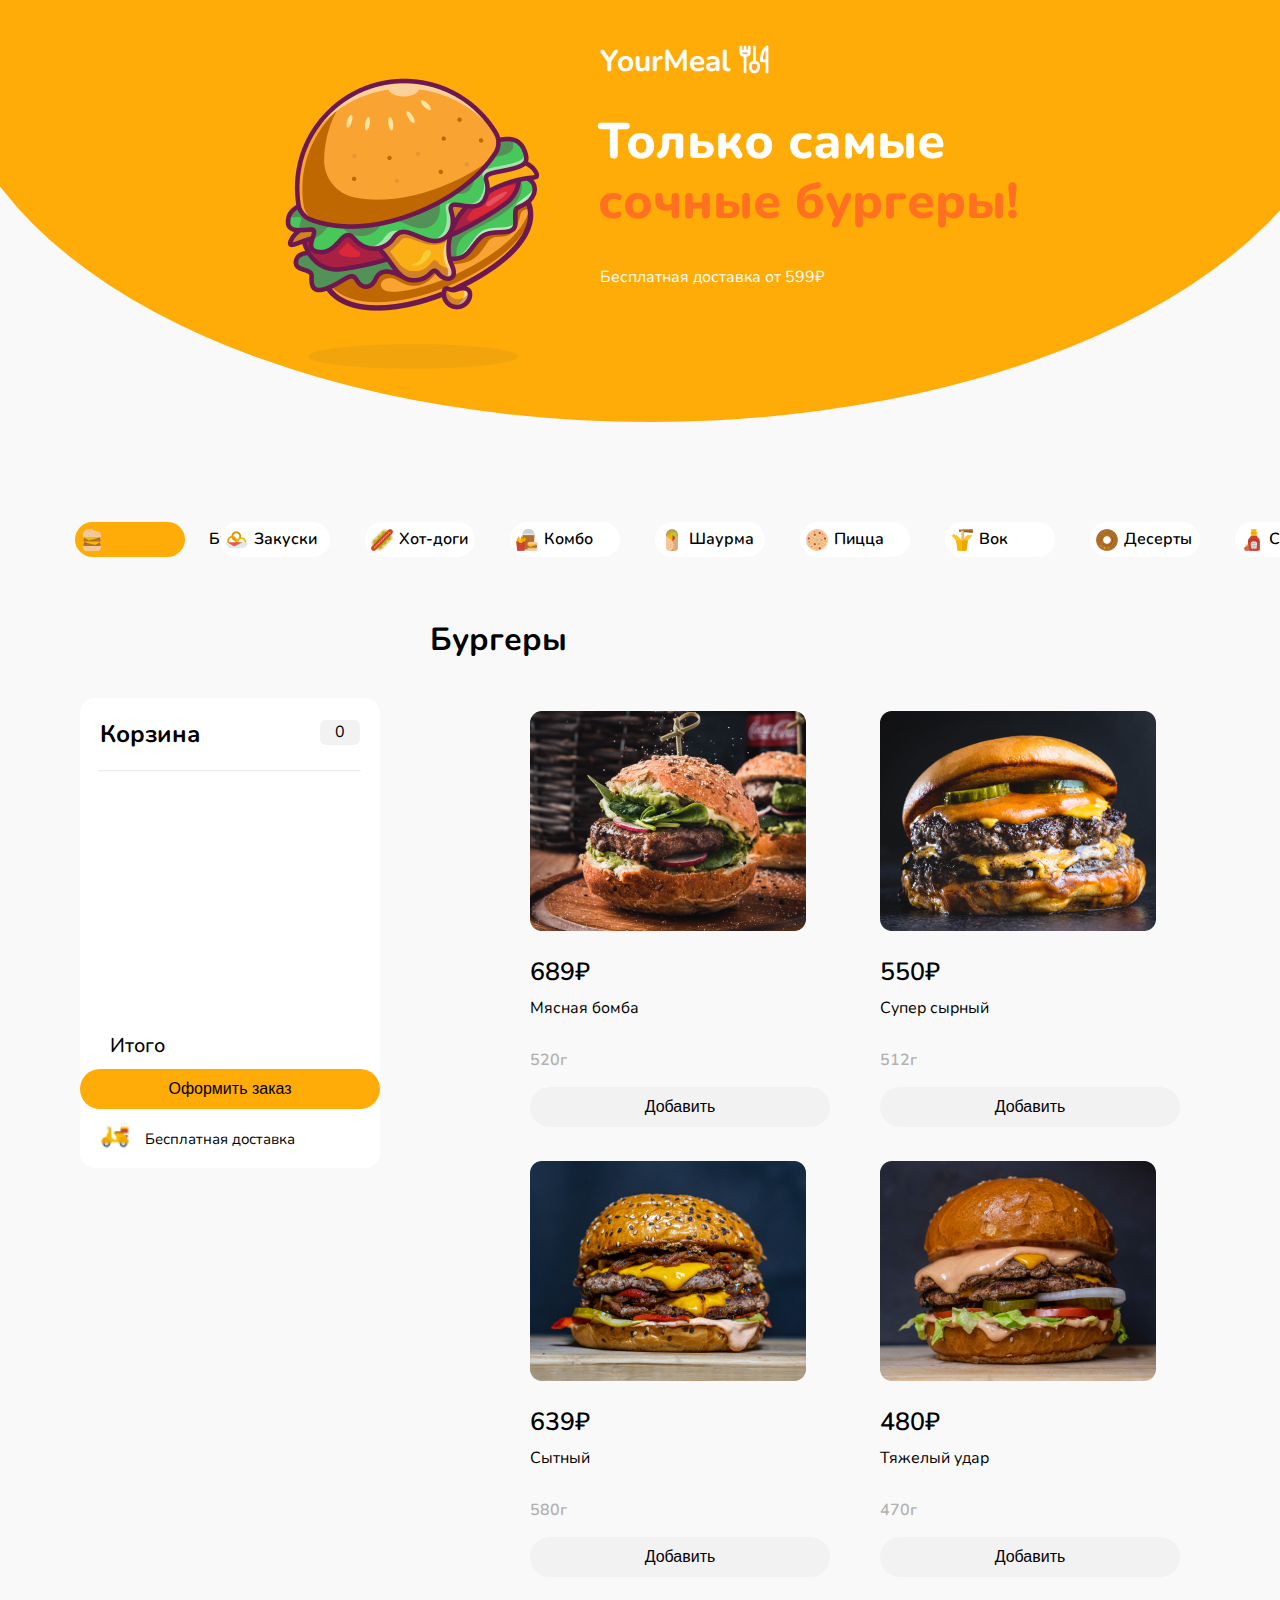
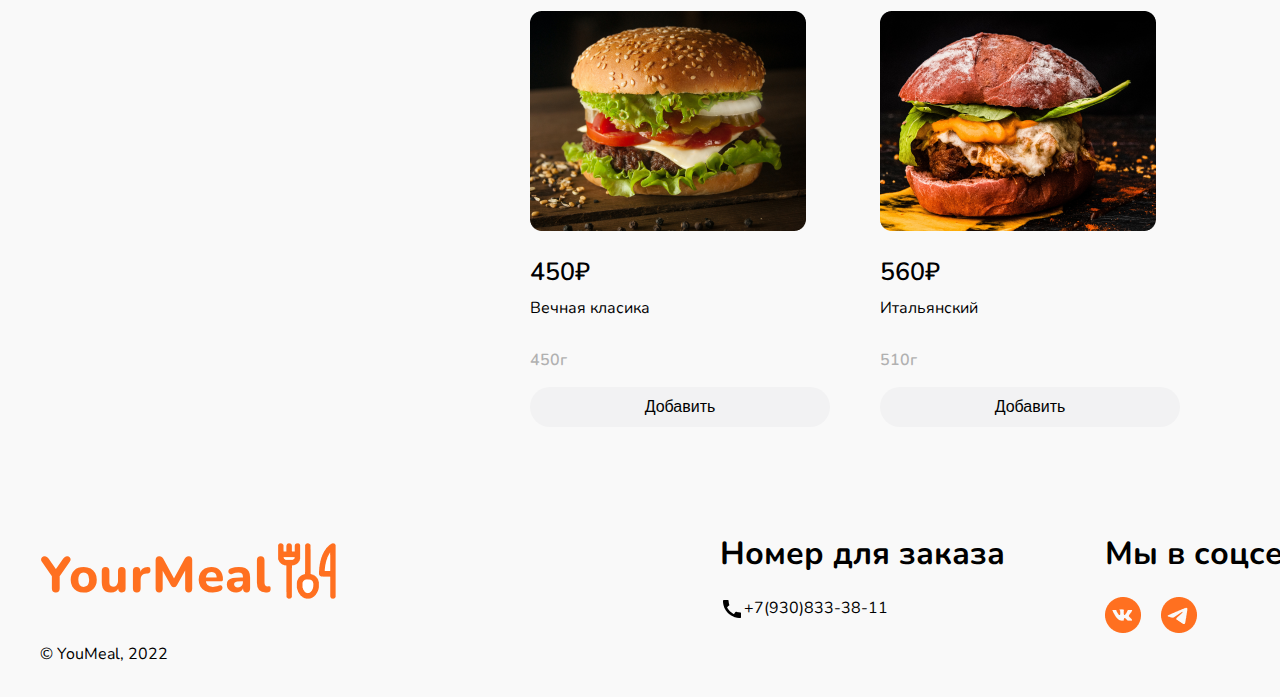
<file: index.html>
<!DOCTYPE html>
<html lang="en">
<head>
    <meta charset="UTF-8">
    <meta name="viewport" content="width=device-width, initial-scale=1.0">
    <link rel="stylesheet" href="./css/main.css">
    <link rel="stylesheet" href="./css/adapt.css">
    <title>Main Page</title>-
</head>
<body>
    <main>
    <header class="header">
        <div class="name">
            <h1 class="h">YourMeal</h1>
            <div class="embl">
                <img src="./img/embl.png">
            </div>
        </div>
        <div class="circle"></div>
        <div class="h_container">
            <div class="bg_img">
                <img src="./img/brg.png">
            </div>
            <div class="title">
                <h1 class="title_text">
                    Только самые <span>сочные бургеры!</span>
                </h1>
                <p>
                    Бесплатная доставка от 599₽
                </p>
            </div>
        </div>
    </header>
    <!-- -------------------------HEADER------------------ -->
    <nav>
        <ul>
            <li><a href="#" class="button button_bur active">
                <div class="container">
                    <img src="./img/br.png">
                    <div class="bur">Бургеры</div>
                </div>
            </a></li>
            <li><a href="#" class="button button_bur">
                <div class="container">
                    <img src="./img/zak.png">
                    Закуски
                </div>
            </a></li>
            <li><a href="#" class="button button_bur">
                <div class="container">
                    <img src="./img/hot.png">
                    Хот-доги
                </div>
            </a></li>
            <li><a href="#" class="button button_bur">
                <div class="container">
                    <img src="./img/kombo.png">
                    Комбо
                </div>
            </a></li>
            <li><a href="#" class="button button_bur">
                <div class="container">
                    <img src="./img/shaurm.png">
                    Шаурма
                </div>
            </a></li>
            <li><a href="#" class="button button_bur">
                <div class="container">
                    <img src="./img/pizza.png">
                    Пицца
                </div>
            </a></li>
            <li><a href="#" class="button button_bur">
                <div class="container">
                    <img src="./img/vok.png">
                    Вок 
                </div>
            </a></li>
            <li><a href="#" class="button button_bur">
                <div class="container">
                    <img src="./img/des.png">
                    Десерты
                </div>
            </a></li>
            <li><a href="#" class="button button_bur">
                <div class="container">
                    <img src="./img/souce.png">
                    Соусы
                </div>
            </a></li>
        </ul>
    </nav>
    <!-- --------------------------NAV--------------------------------- -->
    <div class="container_body">
        <div class="cosh">
            <div class="title">
                <div class="left korz">
                    <h2>Корзина</h2>
                </div>
                <div class="right">
                    <div id="length">
                        0
                    </div>
                </div>
            </div>
            <hr class="line">
            <ul class="cart_items">
                
            </ul>
            <div class="end">
                <div class="total">
                    <div class="word left">
                        Итого
                    </div>
                    <div class="result right">
                    </div>
                </div>
                <button class="but_sub but_cart">
                    Оформить заказ
                </button>
                <p class="info">
                    <img src="./img/moto.png">
                    <p class="inf">
                        Бесплатная доставка
                    </p>
                </p>
            </div>
        </div>
        <!-- _--------------------------------CART----------------------------- -->
        <div class="menu">
            <div class="title_menu">
                <h1>Бургеры</h1>
            </div>
            <div class="menu_container wrap">
                <!-- <div class="wrap"> -->
                    <div class="card" data-id="1">
                        <div class="img_card f_img">
                            <img src="./img/brg1.png">
                        </div>
                        <p id="price">
                            689₽
                        </p>
                        <p class="name_pr">
                            Мясная бомба
                        </p>
                        <p class="massa">
                            520г
                        </p>
                        <button class="but_sub add">
                            Добавить 
                        </button>
                    </div>
                    <div class="card" data-product-id="2">
                        <div class="img_card s_img">
                            <img src="./img/brg2.png">
                        </div>
                        <p id="price">
                            550₽
                        </p>
                        <p class="name_pr">
                            Супер сырный
                        </p>
                        <p class="massa">
                            512г
                        </p>
                        <button class="but_sub add">
                            Добавить 
                        </button>
                    </div>
                    <div class="card t_card">
                        <div class="img_card" data-product-id="3">
                            <img src="./img/brg3.png">
                        </div>
                        <p id="price">
                            639₽
                        </p>
                        <p class="name_pr">
                            Сытный
                        </p>
                        <p class="massa">
                            580г
                        </p>
                        <button class="but_sub add">
                            Добавить 
                        </button>
                    </div>
                <!-- </div> -->
                <!-- <div class="con_menu2 wrap"> -->
                    <div class="card" data-product-id="4">
                        <div class="img_card fo_img">
                            <img src="./img/brg4.png">
                        </div>
                        <p id="price">
                            480₽
                        </p>
                        <p class="name_pr">
                            Тяжелый удар
                        </p>
                        <p class="massa">
                            470г
                        </p>
                        <button class="but_sub add">
                            Добавить 
                        </button>
                    </div>
                    <div class="card fi_card">
                        <div class="img_card" data-product-id="5">
                            <img src="./img/brg5.png">
                        </div>
                        <p id="price">
                            450₽
                        </p>
                        <p class="name_pr">
                            Вечная класика 
                        </p>
                        <p class="massa">
                            450г
                        </p>
                        <button class="but_sub add">
                            Добавить 
                        </button>
                    </div>
                    <div class="card" data-product-id="6">
                        <div class="img_card si_img">
                            <img src="./img/brg6.png">
                        </div>
                        <p id="price">
                            560₽
                        </p>
                        <p class="name_pr">
                            Итальянский
                        </p>
                        <p class="massa">
                            510г
                        </p>
                        <button class="but_sub add">
                            Добавить 
                        </button>
                    </div>
                <!-- </div> -->
            </div>
        </div>
    </div>
<!-- ------------------------------------------  -->
    <footer>
        <ul class="footer wrap">
            <li><div class="info1">
                <div class="container left">
                    <h1 class="foot_name">YourMeal</h1>
                    <div class="embl2">
                        <img src="./img/embl2.png">
                    </div>
                </div>
                <p class="p_left">© YouMeal, 2022</p>
            </div></li>
            <li><div class="info2">
                <h1>Номер для заказа</h1>
                <p class="container ph_left">
                    <img src="./img/call.png">
                    +7(930)833-38-11
                </p>
            </div></li>
            <li><div class="info3">
                <h1>Мы в соцсетях</h1>
                <div class="container social_left">
                    <img src="./img/vk.png">
                    <img src="./img/tel.png">
                </div>
            </div></li>
        </ul>
    </footer>
    </main>
    <script src="main.js"></script>
</body>
</html>
</file>
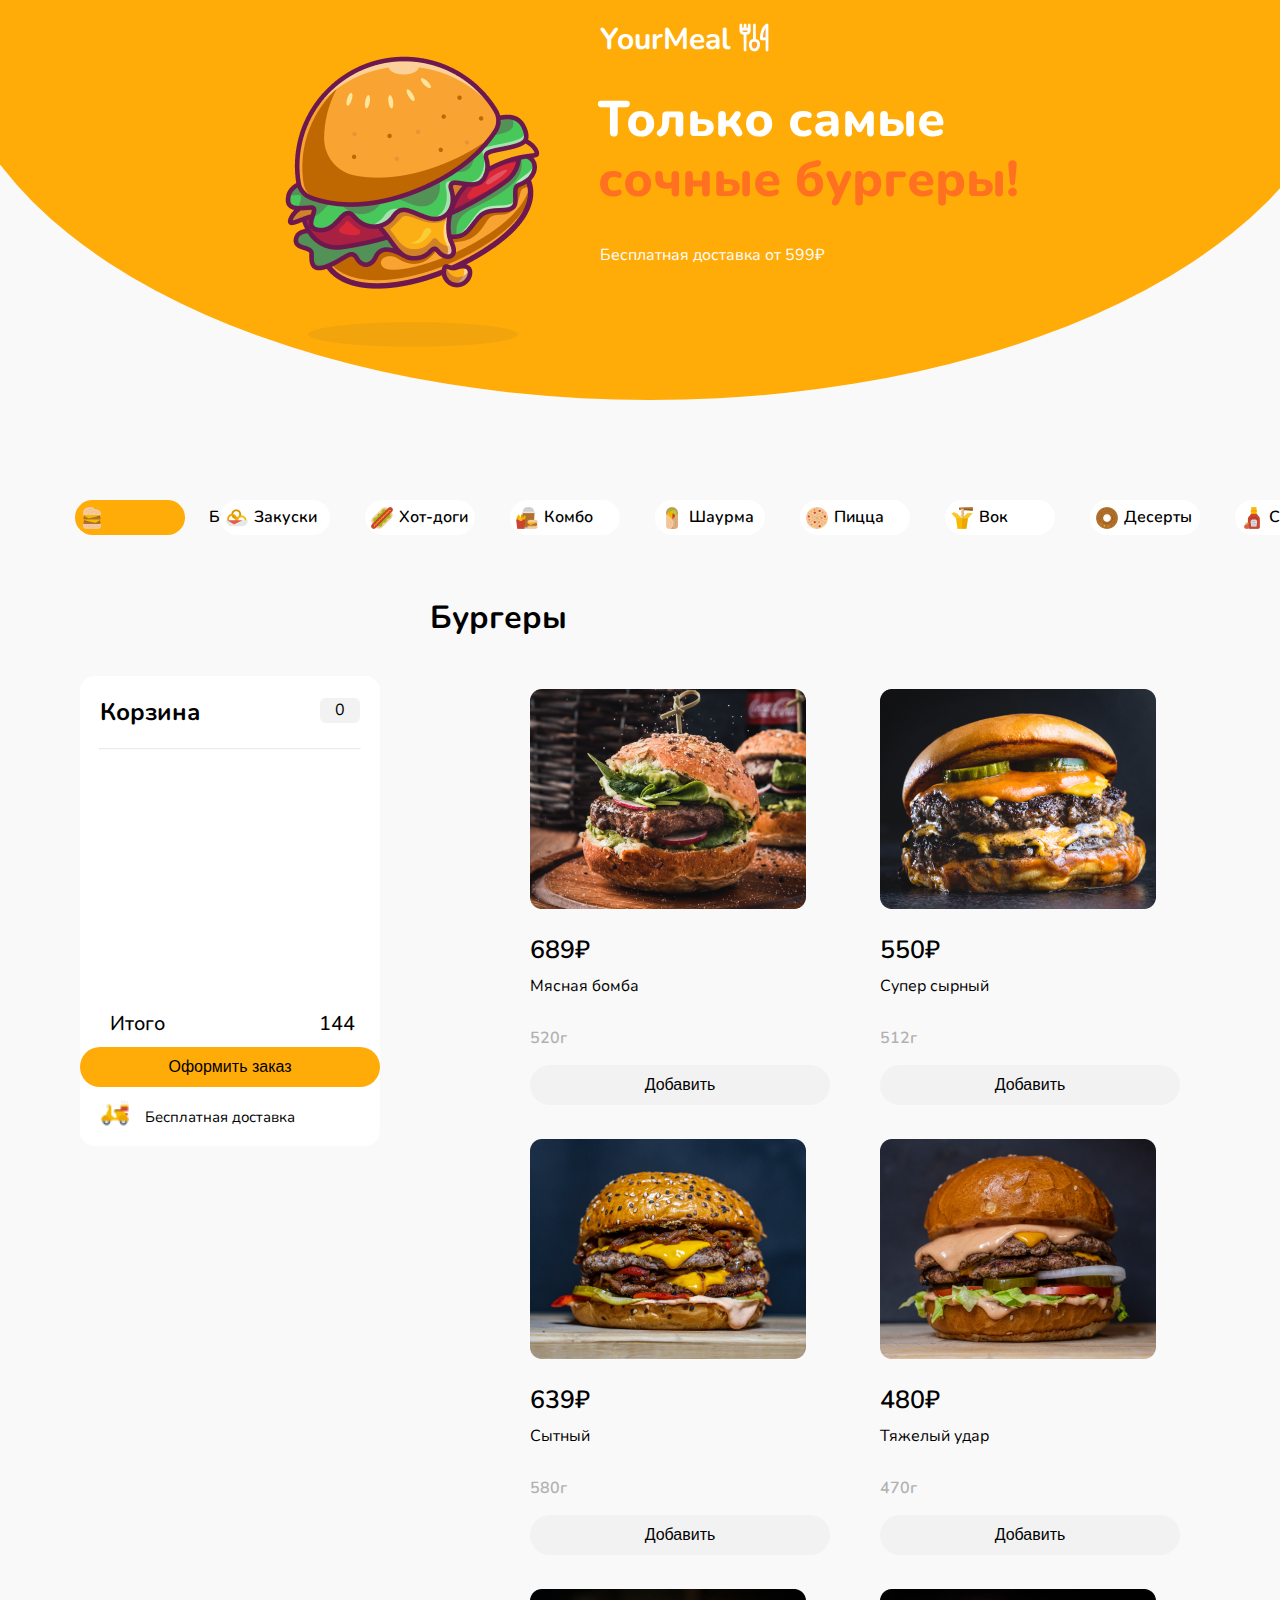
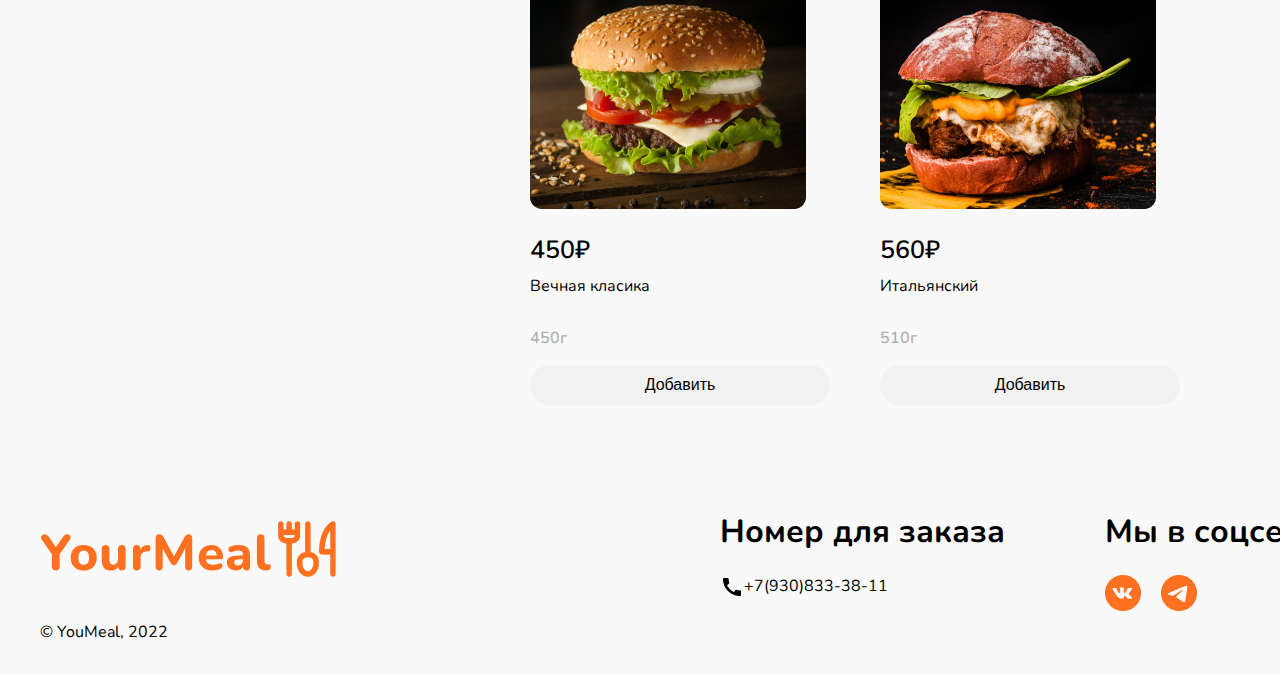
<file: main.html>
<!DOCTYPE html>
<html lang="en">
<head>
    <meta charset="UTF-8">
    <meta name="viewport" content="width=device-width, initial-scale=1.0">
    <link rel="stylesheet" href="./css/main.css">
    <link rel="stylesheet" href="./css/adapt.css">
    <title>Main Page</title>
</head>
<body>
    <main>
    <header class="header">
        <div class="name">
            <h1 class="h">YourMeal</h1>
            <div class="embl">
                <img src="./img/embl.png">
            </div>
        </div>
        <div class="circle"></div>
        <div class="h_container">
            <div class="bg_img">
                <img src="./img/brg.png">
            </div>
            <div class="title">
                <h1 class="title_text">
                    Только самые <span>сочные бургеры!</span>
                </h1>
                <p>
                    Бесплатная доставка от 599₽
                </p>
            </div>
        </div>
    </header>
    <!-- -------------------------HEADER------------------ -->
    <nav>
        <ul>
            <li><a href="#" class="button button_bur active">
                <div class="container">
                    <img src="./img/br.png">
                    <div class="bur">Бургеры</div>
                </div>
            </a></li>
            <li><a href="#" class="button button_bur">
                <div class="container">
                    <img src="./img/zak.png">
                    Закуски
                </div>
            </a></li>
            <li><a href="#" class="button button_bur">
                <div class="container">
                    <img src="./img/hot.png">
                    Хот-доги
                </div>
            </a></li>
            <li><a href="#" class="button button_bur">
                <div class="container">
                    <img src="./img/kombo.png">
                    Комбо
                </div>
            </a></li>
            <li><a href="#" class="button button_bur">
                <div class="container">
                    <img src="./img/shaurm.png">
                    Шаурма
                </div>
            </a></li>
            <li><a href="#" class="button button_bur">
                <div class="container">
                    <img src="./img/pizza.png">
                    Пицца
                </div>
            </a></li>
            <li><a href="#" class="button button_bur">
                <div class="container">
                    <img src="./img/vok.png">
                    Вок 
                </div>
            </a></li>
            <li><a href="#" class="button button_bur">
                <div class="container">
                    <img src="./img/des.png">
                    Десерты
                </div>
            </a></li>
            <li><a href="#" class="button button_bur">
                <div class="container">
                    <img src="./img/souce.png">
                    Соусы
                </div>
            </a></li>
        </ul>
    </nav>
    <!-- --------------------------NAV--------------------------------- -->
    <div class="container_body">
        <div class="cosh">
            <div class="title">
                <div class="left korz">
                    <h2>Корзина</h2>
                </div>
                <div class="right">
                    <div id="length">
                        0
                    </div>
                </div>
            </div>
            <hr class="line">
            <ul class="cart_items">
                <!-- <li class="product">
                    <img src="./img/brg1.png">
                    <div class="cart_title">
                        Супер сырный
                    </div>
                    <div class="cart_massa">
                        512г
                    </div>
                    <div class="cart_price">
                        689₽
                    </div>
                    <div class="length">
                        <button class="minus">-</button>
                        <div class="number">1</div>
                        <button class="plus">+</button>
                    </div>
                </li> -->
            </ul>
            <div class="end">
                <div class="total">
                    <div class="word left">
                        Итого
                    </div>
                    <div class="result right">
                        144
                    </div>
                </div>
                <button class="but_sub but_cart">
                    Оформить заказ
                </button>
                <p class="info">
                    <img src="./img/moto.png">
                    <p class="inf">
                        Бесплатная доставка
                    </p>
                </p>
            </div>
        </div>
        <!-- _--------------------------------CART----------------------------- -->
        <div class="menu">
            <div class="title_menu">
                <h1>Бургеры</h1>
            </div>
            <div class="menu_container wrap">
                <!-- <div class="wrap"> -->
                    <div class="card" data-id="1">
                        <div class="img_card f_img">
                            <img src="./img/brg1.png">
                        </div>
                        <p id="price">
                            689₽
                        </p>
                        <p class="name_pr">
                            Мясная бомба
                        </p>
                        <p class="massa">
                            520г
                        </p>
                        <button class="but_sub add">
                            Добавить 
                        </button>
                    </div>
                    <div class="card" data-product-id="2">
                        <div class="img_card s_img">
                            <img src="./img/brg2.png">
                        </div>
                        <p id="price">
                            550₽
                        </p>
                        <p class="name_pr">
                            Супер сырный
                        </p>
                        <p class="massa">
                            512г
                        </p>
                        <button class="but_sub add">
                            Добавить 
                        </button>
                    </div>
                    <div class="card t_card">
                        <div class="img_card" data-product-id="3">
                            <img src="./img/brg3.png">
                        </div>
                        <p id="price">
                            639₽
                        </p>
                        <p class="name_pr">
                            Сытный
                        </p>
                        <p class="massa">
                            580г
                        </p>
                        <button class="but_sub add">
                            Добавить 
                        </button>
                    </div>
                <!-- </div> -->
                <!-- <div class="con_menu2 wrap"> -->
                    <div class="card" data-product-id="4">
                        <div class="img_card fo_img">
                            <img src="./img/brg4.png">
                        </div>
                        <p id="price">
                            480₽
                        </p>
                        <p class="name_pr">
                            Тяжелый удар
                        </p>
                        <p class="massa">
                            470г
                        </p>
                        <button class="but_sub add">
                            Добавить 
                        </button>
                    </div>
                    <div class="card fi_card">
                        <div class="img_card" data-product-id="5">
                            <img src="./img/brg5.png">
                        </div>
                        <p id="price">
                            450₽
                        </p>
                        <p class="name_pr">
                            Вечная класика 
                        </p>
                        <p class="massa">
                            450г
                        </p>
                        <button class="but_sub add">
                            Добавить 
                        </button>
                    </div>
                    <div class="card" data-product-id="6">
                        <div class="img_card si_img">
                            <img src="./img/brg6.png">
                        </div>
                        <p id="price">
                            560₽
                        </p>
                        <p class="name_pr">
                            Итальянский
                        </p>
                        <p class="massa">
                            510г
                        </p>
                        <button class="but_sub add">
                            Добавить 
                        </button>
                    </div>
                <!-- </div> -->
            </div>
        </div>
    </div>
<!-- ------------------------------------------  -->
    <footer>
        <ul class="footer wrap">
            <li><div class="info1">
                <div class="container left">
                    <h1 class="foot_name">YourMeal</h1>
                    <div class="embl2">
                        <img src="./img/embl2.png">
                    </div>
                </div>
                <p class="p_left">© YouMeal, 2022</p>
            </div></li>
            <li><div class="info2">
                <h1>Номер для заказа</h1>
                <p class="container ph_left">
                    <img src="./img/call.png">
                    +7(930)833-38-11
                </p>
            </div></li>
            <li><div class="info3">
                <h1>Мы в соцсетях</h1>
                <div class="container social_left">
                    <img src="./img/vk.png">
                    <img src="./img/tel.png">
                </div>
            </div></li>
        </ul>
    </footer>
    </main>
    <script src="main.js"></script>
</body>
</html>
</file>
<file: css/main.css>
@import url('https://fonts.googleapis.com/css2?family=Nunito:ital,wght@0,200..1000;1,200..1000&display=swap');
*::after, *::before{
    margin: 0;
    padding: 0;
    box-sizing: inherit;
}
html{
    font-family: 'Nunito';
    box-sizing: border-box;
}
body{
    overflow-x: hidden;
    background: rgba(249, 249, 249, 1);
    margin: 0 auto;
}
main{
    color: black;
    /* margin: 0 auto; */
    position: relative;
    width: 1400px;
    margin-left: auto;
    margin-right: auto;
    
}
header{
    text-align: center;
    margin: 0 auto;
}
ul {
    list-style-type: none;
}

.left{
    float: left;
}
.right{
    float: right;
}
.container{
    display: flex;
    flex-direction: row;
}
.container ul {
    display: flex;
    flex-direction: row;
}
.circle{
    background: rgba(255, 171, 8, 1);
    width: 1600px;
    height: 600px;
    border-radius: 50%;
    position: relative;
    top: -300px;
    left: -80px;
    padding-bottom: 100px;
    margin: 0 auto;
}
.name{
    display: flex;
    flex-direction: row;
    position: absolute;
    color: white;
    align-items: center;
    line-height: 20px;
    height: 40px;
    width: 450px;
    z-index: 5;
    margin: 0 auto; 
    left: 650px;
    top: 10px;
    font-size: 15px;
}
.embl{
    margin-left: 5px;
    margin-top: 0px;
}
.embl img{
    width: 35px;
    height: 35px;
}
.h_container{
    left: 300px;
    display: flex;
    flex-direction: row;
    position: absolute;
    top: 30px;
    color: white;
}
.title_text{
    margin-top: 60px;
    width: 500px;
    font-size: 50px;
    font-weight: 800;
    line-height: 60px;
    text-align: left;
    margin-left: 22px;
}
header p{
    margin-top: 45px;
    margin-left: -250px;
    font-size: 16px;
    font-weight: 400;
    line-height: 1.2px;
}
span{
    color:rgba(255, 112, 32, 1);
}
@keyframes img{
    0% {
        margin-top: 0px;
    }
    50% {
        margin-top: 15px;
    }
    100% {
        margin-top: 0px;
    }
}
.bg_img{
    animation-name: img;
    animation-timing-function: linear;
    animation-duration: 4s;
    animation-direction: alternate-reverse;
    animation-iteration-count: infinite;
}
/* ------------------------------------- */

nav ul {
    display: flex;
    margin-top: -250px;
}
nav ul li{
    margin-left: 35px;
}
nav ul li a img{
    margin-right: 5px;
    object-fit: contain;
}
nav ul li a {
    font-weight: 600;
    padding-left: 5px;
    text-align: center;
    text-decoration: none;
    display: block;
    width: 105px;
    height: 35px;
    border-radius: 70px;
    /* border: 1px solid black; */
    line-height: 35px;
    color: black;
    transition: background .3s ease-in;
}
nav ul li a.active {
    background: rgba(255, 171, 8, 1);
}
nav ul li a:hover{
    background: rgba(255, 171, 8, 1);
    border-radius: 70px;
}   
.button{
    background: rgba(255, 255, 255, 1);
    text-align: center;
}
/* ---------------NAV---------------------------- */

.container_body{
    display: flex;
}
.cosh{
    background: rgba(255, 255, 255, 1);
    width: 300px;
    height: 470px;
    margin-left: 80px;
    margin-top: 100px;
    border-radius: 15px;
}
.menu{
    width: 1000px;
}
.title_menu h1{
    margin-top: 20px;
    margin-left: 50px;
}
.menu_container{
    width: 1100px;
    display: flex;
    flex-direction: row;
    margin-top: 50px;
}
.wrap{
    display: flex;
    flex-wrap: wrap;
}

/* ----------------------------- */
.korz h2{
    margin-left: 20px;
}
#length{
    background: rgba(242, 242, 243, 1);
    border-radius: 6px;
    width: 40px;
    height: 25px;
    text-align: center;
    margin: 22px 20px 0 0;
    align-items: center;
    line-height: 25px;
}
.cart_items{
    margin-left: -45px;
}
li.product{
    margin-bottom: 20px;
    display: flex;
    flex-direction: row;
}
hr.line{
    color: rgba(242, 242, 243, 1);
    opacity: 0.2;
    margin-top: -1px;
    width: calc(100% - 40px);
}
.cosh img{
    width: 70px;
    height: 60px;
    object-fit: contain;
    border-radius: 10px;
    margin-left: 20px;
}
.cart_title{
    font-size: 13px;
    font-weight: 500;
    position: relative;
    line-height: 20px;
    top: -20px;
    left: 0px;
    display: block; 
    width: 500px;
    height: 0px;
}
.cart_massa{
    color: rgb(179, 179, 183);
    position: relative;
    left: -78px;
    top: 20px;
    font-size: 12px;
}
.cart_price{
    position: relative;
    left: -104px;
    top: 40px;
    font-size: 16px;
}
.length{
    display: flex;
    flex-direction: row;
    background-color: rgba(242, 242, 243, 1);
    width: 70px;
    height: 30px;
    border-radius: 10px;
    justify-content: center;
    line-height: 30px;
    align-items: center;
    position: relative;
    left: -10px;
    top: 15px;
}
.minus{
    margin-right: 5px;
}
.length button{
    border: none;
    cursor: pointer;
    margin-left: 5px;
}
.end img{
    width: 30px;
    height: 30px;
}
.total{
    font-size: 20px;
    font-weight: 500;
    position: relative;
    top: 70px;
}
.word{
    position: relative;
    left: 30px;
}
.but_cart{
    position: relative;
    top: 80px;
    margin-bottom: 100px;
    background: rgba(255, 171, 8, 1);
}
.but_cart:hover{
    border: 2px solid black;
}
.result{
    position: relative;
    left: -25px;
    top: 0px;
}
p.info{
    left: 0px;
    display: flex;
    position: relative;
    top: 75px;
}
p.inf{
    position: relative;
    top: 38px;
    left: 65px;
    width: 200px;
    font-size: 15px;
    font-weight: 400;
}
.end{
    position: relative;
    margin-top: 190px;
}
/* -----------------------CART---------------- */
.card{
    display: block;
    width: 300px;
    height: 250px;
    text-align: left;
    margin-left: 50px;
}
.card:nth-child(1), .card:nth-child(2), .card:nth-child(3) {
    margin-bottom: 200px;
}
p#price{
    font-size: 25px;
    font-weight: 600;
    line-height: 20px;
    text-align: left;
}
p.name_pr{
    font-size: 16px;
    font-weight: 400;
    line-height: 2px;
    text-align: left;
    margin-bottom: 40px;
}
p.massa{
    font-size: 16px;
    font-weight: 600;
    margin-top: 10px;
    color: rgba(177, 177, 177, 1);
}
.but_sub{
    width: 300px;
    border-radius: 30px;
    text-align: center;
    margin: 0 auto;
    border: none;
    height: 40px;
    cursor: pointer;
    font-size: 16px;
    font-weight: 400;
    transition: background 2 ease;
}

.add{
    background: rgba(242, 242, 243, 1);
    transition: background .3s ease;
}
.add:hover{
    background: rgba(255, 171, 8, 1);
}
/* ----------------------------------------- */
footer{
    margin-top: 250px;
}
.info1{
    margin-top: -20px;
}
h1.foot_name{
    color: rgba(255, 112, 32, 1);
    font-size: 50px;
    font-weight: 800;
    letter-spacing: 1px;
}
.embl2{
    position: relative;
    top: 30px;
}
ul.footer{
    display: flex;
}
ul.footer li:nth-child(2){
    margin-left: 380px;
}
ul.footer li:nth-child(3){
    margin-left: 100px;
}
.container img:nth-child(2){
    margin-left: 20px;
}
.container img{
    cursor: pointer;
}
</file>
<file: css/adapt.css>
/* @media screen and ( min-width: 1200px){
    .container ul {
        display: flex;
        flex-direction: row;
    }
} */
@media screen and (min-width: 1250px) and (max-width: 1300px) {
    .circle{
        padding-top: 50px;
        width: 1400px;
        left: -50px;
        top: -350px;
    }
    .name {
        left: 600px;
        top: 20px;
    }
    .h_container{
        top: 30px;
        left: 250px;
    }
    .menu_container{
        width: 800px;
        margin-left: 100px;
    }
    .bur{
        margin-left: 100px;
    }
}
@media screen and (min-width: 1000px) and (max-width: 1250px) {
    .circle{
        padding-top: 50px;
        width: 1400px;
        left: -80px;
        top: -400px;
    }
    .name {
        position: absolute;
        left: 0px;
        top: 20px;
    }
    h1.h{
        position: relative;
        left: 538px;
    }
    .container_body{
        margin-left: 10px;
    }
    .embl{
        margin-left: 545px;
    }
    .h_container{
        top: 30px;
        left: 250px;
    }
    .bg_img{
        margin-top: 20px;
        margin-left: 15px;
    }
    .bg_img img{
        width: 250px;
        height: 250px;
        position: relative;
        left: 20px;
    }
    .title_text{
        width: 400px;
        font-size: 40px;
    }
    header p{
        font-size: 14px;
        margin-left: -180px;
    }
    nav ul{
        margin-left: 0px;
        margin-top: -330px;
        overflow-x: hidden;
    }
    nav ul li{
        margin-left: 20px;
    }
    .cosh{
        margin-left: 30px;
    }
    footer{
        margin-left: 50px;
    }
    ul.footer li:nth-child(2){
        margin-left: 100px;
        margin-top: 40px;
    }
    ul.footer li:nth-child(3){
        margin-top: 40px;
        margin-left: 100px;
    }
    .wrap{
        display: flex;
        flex-wrap: wrap;
    }
    .menu_container{
        width: 1000px;
    }
    .container_body{
        margin-left: 100px;
    }
}
nav ul {
    overflow-x: scroll;
    overflow-y: hidden;
    white-space: nowrap;
    -webkit-overflow-scrolling: touch;
    height: 60px;
    &::-webkit-scrollbar {
        display: none;
    }
}
@media screen and (min-width: 900px) and (max-width: 1100px){
    .circle{
        padding-top: 50px;
        width: 1100px;
        left: -200px;
        top: -400px;
    }
    .name {
        left: 0;
        top: 20px;
    }
    h1.h{
        position: relative;
        left: 448px;
    }
    .embl{
        margin-left: 450px;
    }
    .h_container{
        top: 30px;
        left: 150px;
    }
    .bg_img{
        margin-top: 25px;
    }
    .bg_img img{
        width: 250px;
        height: 250px;
        margin-left: 10px;
    }
    .title_text{
        width: 400px;
        font-size: 40px;
    }
    header p{
        font-size: 14px;
        margin-left: -180px;
    }
    nav ul{
        overflow-x: scroll;
        overflow-y: hidden;
        white-space: nowrap;
        -webkit-overflow-scrolling: touch;
        height: 60px;
        width: 900px;
        margin-left: -10px;
        margin-top: -330px;
        &::-webkit-scrollbar {
            display: none;
        }
        
    }
    nav ul li{
        margin-left: 40px;
    }
    .cosh{
        margin-left: 30px;
    }
    ul.footer li:nth-child(2){
        margin-left: 60px;
        margin-top: 40px;
    }
    ul.footer li:nth-child(3){
        margin-top: 40px;
        margin-left: 50px;
    }
    .wrap{
        display: flex;
        flex-wrap: wrap;
    }
    .menu_container{
        width: 1000px;
    }
    .container_body{
        margin-left: 10px;
    }
    footer{
        margin-left: 0;
    }
}
@media screen and (min-width: 800px) and (max-width: 900px) {
    .circle{
        padding-top: 50px;
        width: 950px;
        left: -270px;
        margin-top: -50px;
    }
    .name {
        left: 0;
        top: 50px;
    }
    h1.h{
        position: relative;
        left: 360px;
    }
    .embl{
        margin-left: 365px;
    }
    .h_container{
        top: 40px;
        left: 320px;
        flex-direction: column-reverse;
    }
    .bg_img{
        margin-top: -10px;
    }
    .bg_img img{
        width: 200px;
        height: 200px;
        margin-left: -30px;
    }
    .title_text{
        width: 300px;
        font-size: 30px;
        text-align: center;
        line-height: 1.8;
        letter-spacing: 1px;
        margin-top: 40px;
        margin-left: -20px;
    }
    header p{
        font-size: 14px;
        margin-top: 30px;
        margin-left: -30px;
    }
    nav ul{
        margin-left: 10px;
        margin-top: -260px;
        overflow-x: scroll;
        overflow-y: hidden;
        white-space: nowrap;
        -webkit-overflow-scrolling: touch;
        height: 60px;
        width: 800px;
        &::-webkit-scrollbar {
            display: none;
        }
    }
    nav ul li{
        margin-left: 20px;
    }
    .cosh{
        width: 280px;
        margin-left: 200px;
        margin-right: 50px;
    }
    .but_cart{
        width: 280px;
    }
    .length{
        left: 10px;
    }
    .menu{
        margin-left: -25px;
    }
    .card{
        margin-bottom: 200px;
    }
    footer{
        margin-left: 130px;
    }
    ul.footer li:nth-child(2){
        margin-left: 50px;
        margin-top: 40px;
    }
    ul.footer li:nth-child(3){
        margin-top: 40px;
        margin-left: 70px;
    }
    .wrap{
        display: flex;
        flex-wrap: wrap;
    }
    .menu_container{
        width: 1000px;
    }
    .left{
        position: relative;
        left: 40px;
    }
    footer{
        margin-top: 50px;
    }
    p.p_left{
        margin-left: 120px;
    }
    .ph_left{
        position: relative;
        left: 50px;
    }
    .social_left{
        position: relative;
        left: 60px;
    }
    ul.footer{
        position: relative;
        margin-left: 100px;
        width: 400px;
    }
    .container_body{
        margin-left: 120px;
        display: flex;
        flex-direction: column-reverse;
    }
}
@media screen and (min-width: 800px) and (max-width: 900px) {
    .circle{
        padding-top: 50px;
        width: 1000px;
        left: -280px;
        margin-top: -30px;
    }
    .name {
        left: 0;
        top:40px;
    }
    h1.h{
        position: relative;
        left: 350px;
    }
    .embl{
        margin-left: 355px;
    }
    .h_container{
        top: 40px;
        left: 315px;
        flex-direction: column-reverse;
    }
    .bg_img{
        margin-top: -10px;
    }
    .bg_img img{
        width: 200px;
        height: 200px;
        margin-left: -30px;
    }
    .title_text{
        width: 300px;
        font-size: 30px;
        text-align: center;
        line-height: 1.8;
        letter-spacing: 1px;
        margin-top: 40px;
        margin-left: -20px;
    }
    header p{
        font-size: 14px;
        margin-top: 30px;
        margin-left: -30px;
    }
    nav ul{
        margin-left: 10px;
        margin-top: -260px;
    }
    nav ul li{
        margin-left: 20px;
    }
    .cosh{
        width: 280px;
        margin-left: 200px;
    }
    .but_cart{
        width: 280px;
    }
    .length{
        left: 10px;
    }
    .menu{
        margin-left: -25px;
    }
    .card{
        margin-bottom: 200px;
    }
    ul.footer li:nth-child(2){
        margin-left: 50px;
        margin-top: 40px;
    }
    ul.footer li:nth-child(3){
        margin-top: 40px;
        margin-left: 70px;
    }
    .wrap{
        display: flex;
        flex-wrap: wrap;
    }
    .menu_container{
        width: 1000px;
    }
    .left{
        position: relative;
        left: 40px;
    }
    footer{
        margin-top: 50px;
    }
    p.p_left{
        margin-left: 120px;
    }
    .ph_left{
        position: relative;
        left: 50px;
    }
    .social_left{
        position: relative;
        left: 60px;
    }
    ul.footer{
        position: relative;
        margin-left: 100px;
        width: 400px;
    }
} 
@media screen and (max-width: 800px) {
    .circle{
        padding-top: 50px;
        width: 800px;
        left: -320px;
        margin-top: -30px;
    }
    .name {
        left: 0;
        top:40px;
    }
    h1.h{
        position: absolute;
        left: 300px;
    }
    .embl{
        margin-left: 435px;
    }
    .h_container{
        top: 40px;
        left: 260px;
        flex-direction: column-reverse;
    }
    .bg_img{
        margin-top: -10px;
    }
    .bg_img img{
        width: 200px;
        height: 200px;
        margin-left: -30px;
    }
    .title_text{
        width: 300px;
        font-size: 30px;
        text-align: center;
        line-height: 1.8;
        letter-spacing: 1px;
        margin-top: 40px;
        margin-left: -20px;
    }
    header p{
        font-size: 14px;
        margin-top: 30px;
        margin-left: -30px;
    }
    nav ul{
        margin-left: -10px;
        margin-top: -260px;
        width: 700px;
    }
    nav ul li{
        margin-left: 10px;
    }
    .cosh{
        width: 280px;
        margin-left: 200px;
    }
    .but_cart{
        width: 280px;
    }
    .length{
        left: 10px;
    }
    .menu{
        margin-left: -25px;
    }
    .card{
        margin-bottom: 200px;
    }
    ul.footer li:nth-child(2){
        margin-left: 50px;
        margin-top: 40px;
    }
    ul.footer li:nth-child(3){
        margin-top: 40px;
        margin-left: 70px;
    }
    .wrap{
        display: flex;
        flex-wrap: wrap;
    }
    .menu_container{
        width: 1000px;
    }
    .left{
        position: relative;
        left: 40px;
    }
    footer{
        margin-top: 50px;
        margin-left: 60px;
    }
    p.p_left{
        margin-left: 120px;
    }
    .ph_left{
        position: relative;
        left: 50px;
    }
    .social_left{
        position: relative;
        left: 60px;
    }
    ul.footer{
        position: relative;
        margin-left: 100px;
        width: 400px;
    }
    .container_body{
        flex-direction: column-reverse;
        margin-left: 50px;
    }
}


@media screen and (max-width: 700px) {
    .circle{
        padding-top: 50px;
        width: 700px;
        left: -380px;
        margin-top: -50px;
    }
    .name {
        left: 0;
        top:45px;
    }
    h1.h{
        position: absolute;
        left: 245px;
    }
    .embl{
        margin-top: 5px;
        margin-left: 375px;
    }
    .h_container{
        top: 40px;
        left: 200px;
        flex-direction: column-reverse;
    }
    .bg_img{
        margin-top: -10px;
    }
    .bg_img img{
        width: 200px;
        height: 200px;
        margin-left: -30px;
    }
    .title_text{
        width: 300px;
        font-size: 30px;
        text-align: center;
        line-height: 1.8;
        letter-spacing: 1px;
        margin-top: 40px;
        margin-left: -20px;
    }
    header p{
        font-size: 14px;
        margin-top: 30px;
        margin-left: -30px;
    }
    nav ul{
        margin-left: -10px;
        margin-top: -260px;
        width: 600px;
    }
    nav ul li{
        margin-left: 10px;
    }
    .cosh{
        width: 280px;
        margin-left: 200px;
    }
    .but_cart{
        width: 280px;
    }
    .length{
        left: 10px;
    }
    .menu{
        margin-left: -45px;
    }
    .card{
        margin-bottom: 200px;
    }
    ul.footer li:nth-child(2){
        margin-left: 50px;
        margin-top: 40px;
    }
    ul.footer li:nth-child(3){
        margin-top: 40px;
        margin-left: 70px;
    }
    .wrap{
        display: flex;
        flex-wrap: wrap;
    }
    .menu_container{
        width: 1000px;
    }
    .left{
        position: relative;
        left: 40px;
    }
    footer{
        margin-top: 50px;
        margin-left: 0px;
    }
    p.p_left{
        margin-left: 120px;
    }
    .ph_left{
        position: relative;
        left: 50px;
    }
    .social_left{
        position: relative;
        left: 60px;
    }
    ul.footer{
        position: relative;
        margin-left: 100px;
        width: 400px;
    }
    .container_body{
        flex-direction: column-reverse;
        margin-left: 0px;
    }
}
</file>
